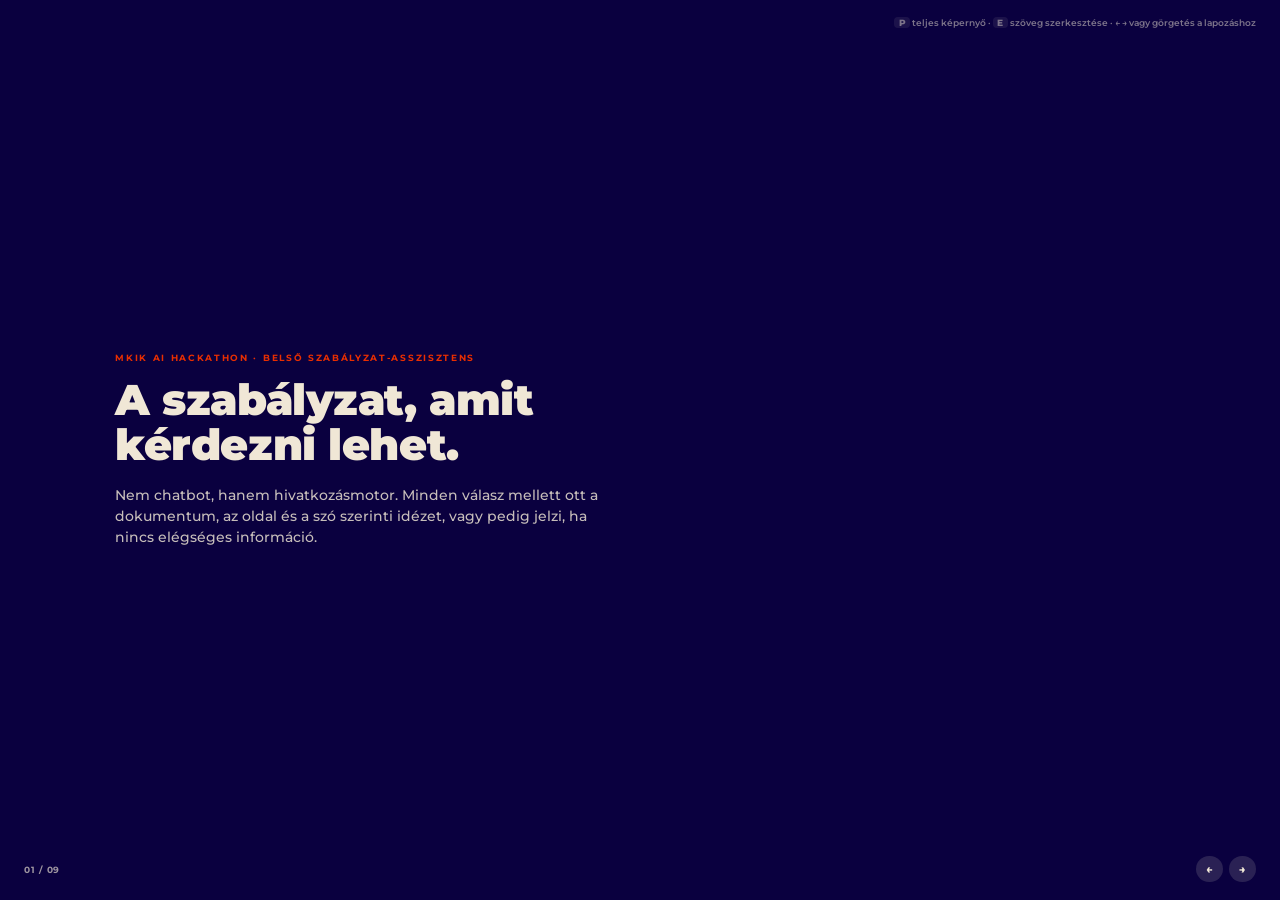
<file: docs/presentation/pitch-deck.html>
<!DOCTYPE html>
<html lang="hu"><head>
<meta charset="UTF-8">
<meta name="viewport" content="width=device-width, initial-scale=1.0">
<title>MKIK — Belső tudástár pitch</title>
<link rel="preconnect" href="https://fonts.googleapis.com">
<link rel="preconnect" href="https://fonts.gstatic.com" crossorigin="">
<link href="https://fonts.googleapis.com/css2?family=Montserrat:wght@400;500;600;700;800;900&amp;display=swap" rel="stylesheet" media="all" onload="this.media='all'">
<noscript><link href="https://fonts.googleapis.com/css2?family=Montserrat:wght@400;500;600;700;800;900&display=swap" rel="stylesheet"></noscript>
<style>
  :root {
    --cream: #F0E7D6;
    --indigo: #0A003F;
    --rust: #EA2E00;
    --ink: #2B2420;
    --card-bg: #FFFFFF;
  }

  * { box-sizing: border-box; margin: 0; padding: 0; }

  /* Responsive scale. 1rem is derived from whichever viewport axis is more
     constraining, so the deck holds its proportions on a 16:10 laptop panel,
     a 16:9 1080p projector, and a 4K display alike. Everything below is sized
     in rem, so the whole deck scales as one unit instead of drifting. */
  html {
    font-size: clamp(11px, min(0.8333vw, 1.4815vh), 32px);
  }

  html, body {
    height: 100%;
    font-family: 'Montserrat', -apple-system, BlinkMacSystemFont, 'Segoe UI', Roboto, Helvetica, Arial, sans-serif;
    color: var(--ink);
    -webkit-font-smoothing: antialiased;
  }

  #deck {
    height: 100vh;
    overflow-y: scroll;
    scroll-snap-type: y mandatory;
    scroll-behavior: smooth;
  }

  .slide {
    height: 100vh;
    width: 100vw;
    scroll-snap-align: start;
    scroll-snap-stop: always;
    display: flex;
    flex-direction: column;
    justify-content: center;
    padding: 7vh min(9vw, 14rem);
    position: relative;
    cursor: pointer;
  }

  /* Cream is the primary field; indigo is the deliberate dark-mode slide.
     Never use --rust as a light-slide background. */
  .slide[data-bg="cream"] { background: var(--cream); }
  .slide[data-bg="indigo"] { background: var(--indigo); }
  .slide[data-bg="indigo"] .title,
  .slide[data-bg="indigo"] .subtitle { color: var(--cream); }
  .slide[data-bg="indigo"] .subtitle { opacity: 0.82; }

  .kicker {
    font-weight: 700;
    letter-spacing: 0.18em;
    text-transform: uppercase;
    color: var(--rust);
    font-size: 0.85rem;
    margin-bottom: 1.25rem;
  }

  .title {
    font-weight: 900;
    font-size: 3.9rem;
    line-height: 1.05;
    letter-spacing: -0.01em;
    color: var(--ink);
    margin-bottom: 1.1rem;
    max-width: 18ch;
  }

  .subtitle {
    font-weight: 500;
    font-size: 1.28rem;
    color: var(--ink);
    opacity: 0.72;
    max-width: 54ch;
    line-height: 1.5;
  }

  .slide-title .subtitle { margin-top: 0.5rem; }

  /* ---------- Table of contents ---------- */
  .toc-list { list-style: none; margin-top: 2.2rem; max-width: 45rem; }
  .toc-item {
    display: flex; align-items: baseline; gap: 1.75rem;
    padding: 1.05rem 0;
    border-bottom: 1px solid rgba(43, 36, 32, 0.15);
    cursor: pointer;
  }
  .toc-item:first-child { border-top: 1px solid rgba(43, 36, 32, 0.15); }
  .slide[data-bg="indigo"] .toc-item { border-color: rgba(240,231,214,0.2); }
  .toc-num {
    font-weight: 900; color: var(--rust);
    font-size: 1.5rem; min-width: 2.4em;
  }
  .toc-label {
    font-weight: 700; font-size: 1.5rem;
    transition: color 0.15s ease;
  }
  .slide[data-bg="indigo"] .toc-label { color: var(--cream); }
  .toc-item:hover .toc-label { color: var(--rust); }

  /* ---------- Vertical 3-column card grid ---------- */
  .card-grid-vertical {
    display: grid; grid-template-columns: repeat(3, 1fr);
    gap: 2rem; margin-top: 2.2rem;
  }
  .card {
    background: var(--card-bg); border-radius: 22px;
    padding: 2.25rem 1.9rem;
    box-shadow: 0 14px 34px rgba(43, 36, 32, 0.10);
  }
  .card .num {
    font-weight: 900; font-size: 2rem;
    color: var(--rust); margin-bottom: 0.75rem;
  }
  .card h3 {
    font-weight: 800; font-size: 1.25rem;
    margin-bottom: 0.5rem; line-height: 1.2;
  }
  .card p {
    font-weight: 500; font-size: 1rem;
    opacity: 0.72; line-height: 1.45;
  }

  /* ---------- Horizontal stacked card grid ---------- */
  .card-grid-horizontal {
    display: flex; flex-direction: column;
    gap: 1.4rem; margin-top: 2.2rem; max-width: 56rem;
  }
  .card-h {
    background: var(--card-bg); border-radius: 18px;
    padding: 1.6rem 2.2rem;
    box-shadow: 0 12px 30px rgba(43, 36, 32, 0.09);
    display: flex; align-items: baseline; gap: 1.75rem;
  }
  .card-h .num {
    font-weight: 900; font-size: 2.4rem;
    color: var(--rust); min-width: 2.6em;
  }
  .card-h .body h3 { font-weight: 800; font-size: 1.25rem; margin-bottom: 0.25rem; }
  .card-h .body p { font-weight: 500; font-size: 1rem; opacity: 0.72; line-height: 1.45; }

  /* ---------- Closing ---------- */
  .cta-row { display: flex; align-items: center; gap: 0.85rem; margin-top: 1.75rem; }
  .cta-row .arrow { color: var(--rust); font-weight: 900; font-size: 1.4rem; }
  .cta-row .email { font-weight: 800; font-size: 1.5rem; color: var(--ink); }
  .slide[data-bg="indigo"] .cta-row .email { color: var(--cream); }

  /* ---------- Graph mark (optional brand motif) ---------- */
  .mark { margin-top: 2rem; }

  /* ---------- Chrome ---------- */
  .deck-chrome {
    position: fixed; inset: auto 0 0 0;
    display: flex; justify-content: space-between; align-items: center;
    padding: 0 2.2rem 1.6rem; pointer-events: none;
    font-weight: 700; font-size: 0.85rem; letter-spacing: 0.05em;
    color: var(--ink); z-index: 10; transition: color 0.2s ease;
  }
  body.dark-chrome .deck-chrome { color: var(--cream); }
  body.dark-chrome .nav-buttons button { background: rgba(240,231,214,0.14); color: var(--cream); }
  .counter { opacity: 0.65; pointer-events: auto; }
  .nav-buttons { display: flex; gap: 0.6rem; pointer-events: auto; }
  .nav-buttons button {
    font-family: inherit; font-weight: 800; font-size: 1rem;
    border: none; background: rgba(43, 36, 32, 0.08); color: var(--ink);
    width: 2.4rem; height: 2.4rem; border-radius: 50%; cursor: pointer;
  }
  .nav-buttons button:hover { background: rgba(43, 36, 32, 0.16); }

  .hint {
    position: fixed; top: 1.6rem; right: 2.2rem;
    font-size: 0.78rem; font-weight: 600; opacity: 0.5; z-index: 10;
    transition: opacity 0.3s ease, color 0.2s ease;
  }
  body.dark-chrome .hint { color: var(--cream); }
  .hint kbd { font-family: inherit; font-weight: 800; background: rgba(43, 36, 32, 0.1); border-radius: 4px; padding: 0.05rem 0.4rem; }
  body.dark-chrome .hint kbd { background: rgba(240,231,214,0.16); }
  body.is-fullscreen .hint { opacity: 0; pointer-events: none; }

  /* ---------- Edit mode (press E) ---------- */
  .edit-bar {
    position: fixed; top: 0; left: 0; right: 0; z-index: 40;
    display: none; align-items: center; justify-content: space-between;
    gap: 1rem; padding: 0.6rem 1.4rem;
    background: var(--rust); color: var(--cream);
    font-weight: 800; font-size: 0.82rem; letter-spacing: 0.08em;
    text-transform: uppercase;
  }
  body.edit-mode .edit-bar { display: flex; }
  body.edit-mode .hint { opacity: 0; pointer-events: none; }
  .edit-bar .edit-actions { display: flex; gap: 0.6rem; }
  .edit-bar button {
    font-family: inherit; font-weight: 800; font-size: 0.78rem;
    letter-spacing: 0.08em; text-transform: uppercase;
    border: none; border-radius: 999px; cursor: pointer;
    padding: 0.45rem 1.1rem;
    background: var(--cream); color: var(--rust);
  }
  .edit-bar button.ghost { background: rgba(240,231,214,0.2); color: var(--cream); }
  body.edit-mode .slide { cursor: text; }
  body.edit-mode [contenteditable] {
    outline: 1px dashed rgba(234, 46, 0, 0.5);
    outline-offset: 0.35rem; border-radius: 3px;
  }
  body.edit-mode[data-editing-dark="true"] [contenteditable] { outline-color: rgba(240,231,214,0.55); }
  body.edit-mode [contenteditable]:focus {
    outline: 2px solid var(--rust); background: rgba(234, 46, 0, 0.06);
  }

  /* ---------- Extensions (four-color-safe) ---------- */
  /* Quote slide */
  .quote-block { max-width: 40rem; margin-top: 1.6rem; }
  .quote-block .q {
    font-weight: 800; font-size: 2.3rem; line-height: 1.22;
    letter-spacing: -0.01em; border-left: 0.35rem solid var(--rust);
    padding-left: 1.4rem;
  }
  .quote-block .cite {
    font-weight: 700; font-size: 0.9rem; letter-spacing: 0.06em;
    text-transform: uppercase; color: var(--rust); margin-top: 1.1rem; padding-left: 1.75rem;
  }
  .lead-list { list-style: none; margin-top: 1.6rem; max-width: 46rem; display: flex; flex-direction: column; gap: 1.1rem; }
  .lead-list li { font-weight: 500; font-size: 1.12rem; line-height: 1.45; padding-left: 1.6rem; position: relative; }
  .lead-list li::before { content: ""; position: absolute; left: 0; top: 0.55em; width: 0.55rem; height: 0.55rem; background: var(--rust); border-radius: 50%; }
  .lead-list li b { font-weight: 800; }
  .slide[data-bg="indigo"] .lead-list li { color: var(--cream); }

  /* Two-column split */
  .split { display: grid; grid-template-columns: 1fr 1fr; gap: 2.5rem; margin-top: 1.8rem; align-items: start; }
  .split.wide-left { grid-template-columns: 1.15fr 0.85fr; }
  .col-h { font-weight: 800; font-size: 1.15rem; margin-bottom: 0.9rem; letter-spacing: 0.02em; }

  /* Browser demo mock — a card in disguise */
  .browser { background: var(--card-bg); border-radius: 16px; overflow: hidden; box-shadow: 0 14px 34px rgba(43,36,32,0.12); }
  .bbar { display: flex; align-items: center; gap: 0.4rem; padding: 0.7rem 0.9rem; background: #E7DDCB; }
  .bdot { width: 0.7rem; height: 0.7rem; border-radius: 50%; background: rgba(43,36,32,0.22); }
  .burl { margin-left: 0.6rem; flex: 1; background: var(--cream); border-radius: 6px; font-weight: 600; font-size: 0.72rem; color: rgba(43,36,32,0.6); padding: 0.35rem 0.7rem; }
  .bapp { padding: 1.1rem 1.2rem; display: flex; flex-direction: column; gap: 0.75rem; }
  .ent { align-self: flex-start; font-weight: 800; font-size: 0.72rem; color: var(--rust); border: 1.5px solid var(--rust); border-radius: 6px; padding: 0.3rem 0.7rem; letter-spacing: 0.04em; }
  .ask { background: var(--cream); border-radius: 8px; padding: 0.7rem 0.9rem; font-weight: 700; font-size: 0.92rem; line-height: 1.35; }
  .ans { border-radius: 8px; padding: 0.8rem 0.95rem; background: rgba(43,36,32,0.04); }
  .ans p { font-weight: 500; font-size: 0.86rem; line-height: 1.45; }
  .ans p b { font-weight: 800; }
  .src { margin-top: 0.7rem; border-top: 1px dashed rgba(43,36,32,0.25); padding-top: 0.6rem; }
  .src .sh { font-weight: 800; font-size: 0.66rem; letter-spacing: 0.08em; text-transform: uppercase; color: var(--rust); margin-bottom: 0.35rem; }
  .src .sq { font-weight: 600; font-style: italic; font-size: 0.78rem; color: rgba(43,36,32,0.7); border-left: 2px solid var(--rust); padding-left: 0.7rem; line-height: 1.35; }
  .src .sref { font-weight: 800; font-size: 0.72rem; color: var(--rust); margin-top: 0.45rem; }
  .ans.noc { background: rgba(234,46,0,0.06); }
  .ans.noc .flag { font-weight: 800; font-size: 0.68rem; letter-spacing: 0.06em; text-transform: uppercase; color: var(--rust); margin-bottom: 0.4rem; }
  .ans.noc .route { margin-top: 0.55rem; font-weight: 500; font-size: 0.82rem; line-height: 1.4; }
  .ans.noc .route b { font-weight: 800; color: var(--rust); }

  /* Veto boxes */
  .veto-row { display: grid; grid-template-columns: 1fr 1fr; gap: 1.4rem; margin-top: 1.5rem; }
  .veto { background: var(--card-bg); border-radius: 16px; padding: 1.3rem 1.5rem; box-shadow: 0 12px 30px rgba(43,36,32,0.09); }
  .veto .vh { font-weight: 800; font-size: 0.78rem; letter-spacing: 0.06em; text-transform: uppercase; color: var(--rust); margin-bottom: 0.55rem; }
  .veto p { font-weight: 500; font-size: 0.92rem; line-height: 1.45; }
  .veto p b { font-weight: 800; }

  /* Cost table */
  .cost-wrap { margin-top: 1.6rem; max-width: 58rem; }
  table.cost { width: 100%; border-collapse: collapse; background: var(--card-bg); border-radius: 16px; overflow: hidden; box-shadow: 0 14px 34px rgba(43,36,32,0.10); font-size: 1rem; }
  table.cost th, table.cost td { text-align: left; padding: 0.85rem 1.2rem; }
  table.cost thead th { font-weight: 800; font-size: 0.76rem; letter-spacing: 0.06em; text-transform: uppercase; color: rgba(43,36,32,0.6); border-bottom: 2px solid rgba(43,36,32,0.12); }
  table.cost thead th.hl { color: var(--rust); text-align: right; }
  table.cost tbody td { border-bottom: 1px solid rgba(43,36,32,0.09); font-weight: 500; }
  table.cost tbody td.v { text-align: right; font-weight: 800; }
  table.cost tbody td.v span { display: block; font-weight: 500; font-size: 0.72rem; color: rgba(43,36,32,0.55); }
  table.cost tr.total td { border-bottom: none; font-weight: 800; background: rgba(234,46,0,0.05); }
  table.cost tr.total td.v { color: var(--rust); font-size: 1.15rem; }
  .costnote { font-weight: 500; font-size: 0.82rem; color: rgba(43,36,32,0.62); line-height: 1.5; margin-top: 1rem; max-width: 58rem; }
  .costnote b { font-weight: 800; color: var(--ink); }

  /* Org chart */
  .org { margin-top: 1.6rem; display: flex; flex-direction: column; align-items: center; }
  .onode { background: var(--card-bg); border-radius: 12px; padding: 0.65rem 1.1rem; text-align: center; box-shadow: 0 10px 26px rgba(43,36,32,0.09); min-width: 12rem; }
  .onode .orole { font-weight: 800; font-size: 0.62rem; letter-spacing: 0.08em; text-transform: uppercase; color: var(--rust); }
  .onode .oname { font-weight: 800; font-size: 1rem; margin-top: 0.1rem; }
  .onode.top { background: var(--indigo); }
  .onode.top .orole { color: var(--rust); }
  .onode.top .oname { color: var(--cream); }
  .ostem { width: 3px; height: 1.3rem; background: var(--rust); }
  .orail { height: 3px; background: var(--rust); width: 60%; }
  .orow { display: flex; gap: 1.1rem; justify-content: center; flex-wrap: wrap; }

  /* Small caption under a slide */
  .footnote { font-weight: 600; font-size: 0.8rem; color: rgba(43,36,32,0.55); margin-top: 1.5rem; max-width: 60ch; line-height: 1.5; }
  .slide[data-bg="indigo"] .footnote { color: rgba(240,231,214,0.6); }

  /* Tighter title for content-dense slides */
  .title.sm { font-size: 2.9rem; margin-bottom: 0.7rem; }
  .title.xs { font-size: 2.3rem; margin-bottom: 0.6rem; }

  /* Narrow or very short windows: collapse multi-column groupings rather than
     letting cards overflow their rounded boxes. */
  @media (max-width: 820px) {
    .card-grid-vertical { grid-template-columns: 1fr; }
    .card-h { flex-direction: column; gap: 0.5rem; }
    .split, .split.wide-left, .veto-row { grid-template-columns: 1fr; }
  }
  @media (max-height: 520px) {
    .slide { padding: 5vh min(7vw, 10rem); }
    .card-grid-vertical { gap: 1rem; margin-top: 1.2rem; }
    .card { padding: 1.4rem 1.3rem; }
    .toc-item { padding: 0.7rem 0; }
  }
</style>
</head>
<body class="" style="overscroll-behavior-x: auto;">

<div id="deck">

  <!-- Slide 1: Title (dark hero) -->
  <section class="slide slide-title" data-bg="indigo" data-chrome="dark" id="slide-0">
    <p class="kicker">MKIK AI Hackathon · Belső szabályzat-asszisztens</p>
    <h1 class="title">A szabályzat, amit kérdezni lehet.</h1>
    <p class="subtitle">Nem chatbot, hanem hivatkozásmotor. Minden válasz mellett ott a dokumentum, az oldal és a szó szerinti idézet, vagy pedig jelzi, ha nincs elégséges információ.
</p>
  </section>

  <!-- Slide 2: Table of contents -->
  <section class="slide" data-bg="cream" id="slide-1">
    <p class="kicker">Tartalom</p>
    <h1 class="title">Amiről szó lesz</h1>
    <ul class="toc-list">
      <li class="toc-item no-nav" data-jump="2"><span class="toc-num">01</span><span class="toc-label">A probléma</span></li>
      <li class="toc-item no-nav" data-jump="3"><span class="toc-num">02</span><span class="toc-label">A megoldásunk — élő demó</span></li>
      <li class="toc-item no-nav" data-jump="4"><span class="toc-num">03</span><span class="toc-label">Saját ötletek — bővítés</span></li>
      <li class="toc-item no-nav" data-jump="5"><span class="toc-num">04</span><span class="toc-label">Kiindulás — a valós számok</span></li>
      <li class="toc-item no-nav" data-jump="6"><span class="toc-num">05</span><span class="toc-label">Skálázhatóság &amp; biztonság</span></li>
      <li class="toc-item no-nav" data-jump="7"><span class="toc-num">06</span><span class="toc-label">Ár — lokális vs. felhő</span></li>
      <li class="toc-item no-nav" data-jump="8"><span class="toc-num">07</span><span class="toc-label">Miért mi</span></li>
    </ul>
  </section>

  <!-- Slide 3: Problem (quote + list) -->
  <section class="slide" data-bg="cream" id="slide-2">
    <p class="kicker">01 · A probléma</p>
    <div class="split wide-left">
      <div class="quote-block">
        <p class="q">A munkatársak folyosói pletykákra hagyatkoznak — pedig van egy tök jó beszerzési szabályzat.</p>
        <p class="cite">— az MKIK informatikai vezetője, a helyszínen</p>
      </div>
      <ul class="lead-list">
        <li><b>Nem tudják, hogy létezik</b> a szabályzat — vagy tudják, de rosszul ismerik, főleg az értékhatároknál.</li>
        <li><b>2–3 óra keresgélés</b> jogász írta szövegben — vagy rosszul viszik végig a folyamatot, és <b>aláíráskor bukik ki</b>.</li>
        <li>A téves belső válasz <b>a kamara nevében megy tovább</b> a taghoz, hatósághoz — ezért kerül többe, mint a meg nem válaszolt kérdés.</li>
      </ul>
    </div>
  </section>

  <!-- Slide 4: Solution / live demo -->
  <section class="slide" data-bg="cream" id="slide-3">
    <p class="kicker">02 · A megoldásunk · élő demó</p>
    <h1 class="title xs">Működik — és ellenőrizhető</h1>
    <div class="split" style="margin-top:1.2rem;">
      <div class="browser">
        <div class="bbar"><span class="bdot"></span><span class="bdot"></span><span class="bdot"></span><span class="burl">localhost:5173/kerdes</span></div>
        <div class="bapp">
          <span class="ent">▾ Entitás: MKIK</span>
          <div class="ask">„10 db irodai asztalt vennék, nettó 1,2 M Ft-ért. Elég 3 ajánlat?"</div>
          <div class="ans">
            <p>Igen. 1 000 001 – 5 000 000 Ft között ez a <b>II. kategória</b>: legalább <b>3 írásbeli ajánlat</b> kötelező, jóváhagyó a <b>gazdasági vezető</b>.</p>
            <div class="src">
              <div class="sh">✓ Kódban ellenőrzött forrás</div>
              <p class="sq">„II. · 1 000 001 – 5 000 000 Ft · Legalább 3 írásbeli ajánlat · gazdasági vezető"</p>
              <p class="sref">Beszerzési Szabályzat · 10. § · 6. oldal</p>
            </div>
          </div>
        </div>
      </div>
      <div class="browser">
        <div class="bbar"><span class="bdot"></span><span class="bdot"></span><span class="bdot"></span><span class="burl">localhost:5173/kerdes</span></div>
        <div class="bapp">
          <span class="ent">▾ Entitás: MKIK</span>
          <div class="ask">„Hány nap szabadság jár a 3. gyerek után?"</div>
          <div class="ans noc">
            <div class="flag">◇ Erre nincs fedezet a dokumentumokban</div>
            <p>A beszerzési szabályzat nem rendelkezik szabadságról. Nem tippelek.</p>
            <p class="route">Ez a <b>HR / humánpolitikai terület</b> hatásköre — fordulj hozzájuk.</p>
          </div>
        </div>
      </div>
    </div>
    <div class="veto-row">
      <div class="veto">
        <div class="vh">⚠ Vétó 1 — entitás-szeparáció</div>
        <p>A válasz <b>csak az adott entitás dokumentumából</b> jöhet. 23 kamara egy rendszerben, keveredés nélkül: minden szövegrészlet entitás-címkét kap, a keresés eleve szűr.</p>
      </div>
      <div class="veto">
        <div class="vh">⚠ Vétó 2 — tippelés = kizárás</div>
        <p>A 3 ajánlat vs. nyílt közbeszerzés tévedés a <b>közbeszerzési érték tízszeresébe</b> kerülhet + sajtóbotrány. Ezért a hivatkozás nálunk <b>kódban visszaellenőrzött tény</b>.</p>
      </div>
    </div>
    <p class="footnote">A képek a futó rendszerből. A valódi demót élőben, a zsűri saját kérdésével futtatjuk.</p>
  </section>

  <!-- Slide 5: Own ideas -->
  <section class="slide" data-bg="cream" id="slide-4">
    <p class="kicker">03 · Saját ötleteink · a vezetőktől, beépítve · +10 pont</p>
    <h1 class="title xs">Amivel bővíthető</h1>
    <div class="split" style="margin-top:1rem;">
      <div>
        <p class="col-h" style="color:var(--rust);">„Kitől kérdezd" — szervezeti felelősség</p>
        <p style="font-weight:500;font-size:0.98rem;line-height:1.45;opacity:0.8;max-width:36ch;">Ha a kérdésre <b>nincs adatunk</b>, a rendszer nem csöndben elakad: a „nincs fedezet" mellé rögtön <b>a felelőshöz dob</b> — kihez fordulj. A szabályzat 7. §-ának valós szereplőivel.</p>
        <div class="org">
          <div class="onode top"><div class="orole">Jóváhagyó · IV. kat.</div><div class="oname">Elnökség</div></div>
          <div class="ostem"></div><div class="orail"></div><div class="ostem"></div>
          <div class="orow">
            <div class="onode"><div class="orole">III. kat.</div><div class="oname">Főtitkár</div></div>
            <div class="onode"><div class="orole">Fedezet · közbesz.</div><div class="oname">Gazdasági vezető</div></div>
            <div class="onode"><div class="orole">Lebonyolítás</div><div class="oname">Beszerzési felelős</div></div>
          </div>
        </div>
      </div>
      <div>
        <p class="col-h" style="color:var(--rust);">Kérdés-toplista</p>
        <p style="font-weight:500;font-size:0.98rem;line-height:1.45;opacity:0.8;max-width:36ch;margin-bottom:1rem;">Minden kérdést naplózunk: mit kérdeznek a legtöbben, és <b>mire nincs fedezet</b> — ez megmutatja, hol hiányos a szabályozás. Később <b>felhasználótípusonként egyedi</b>: az IT, a HR és a beszerzés más toplistát lát.</p>
        <div class="card" style="padding:1.4rem 1.5rem;">
          <ul class="lead-list" style="margin-top:0;gap:0.7rem;">
            <li>Elég 3 ajánlat, vagy közbeszerzés? <b style="color:var(--rust);">·142</b></li>
            <li>Ki hagyja jóvá az értékhatárt? <b style="color:var(--rust);">·118</b></li>
            <li>Szerződésminta? <b style="color:var(--rust);">◇ nincs fedezet ·37</b></li>
          </ul>
        </div>
        <p class="footnote" style="margin-top:1rem;">„Ha visszamérnénk, abból kijönne egy toplista." — az igényt maga a megrendelő mondta ki.</p>
      </div>
    </div>
  </section>

  <!-- Slide 6: Starting numbers -->
  <section class="slide" data-bg="indigo" data-chrome="dark" id="slide-5">
    <p class="kicker">04 · A három szempont · a kiindulás</p>
    <h1 class="title sm">A kamara nem demót vásárol, hanem évekig üzemeltetett rendszert.</h1>
    <div class="card-grid-vertical">
      <div class="card"><div class="num">23</div><h3>területi kamara</h3><p>Egy rendszer, entitásonként külön dokumentumkészlet. Legalább 12–13-nak semmilyen felhője nincs.</p></div>
      <div class="card"><div class="num">70–80</div><h3>kérdés / nap</h3><p>Közösen belőtt szám. IT-hez 1–2, beszerzéshez 8–10, igazgatóságonként ~5. Akár 150-ig.</p></div>
      <div class="card"><div class="num">&lt;1 GB</div><h3>összes adat</h3><p>A skála nem a dokumentumszám — a valódi szorzó a 23 önálló kamara replikálása.</p></div>
    </div>
    <p class="footnote">Forrás: helyszíni egyeztetés az informatikai és beszerzési igazgatóval. A következő diák ezekből számolnak.</p>
  </section>

  <!-- Slide 8: Scalability & security -->
  <section class="slide" data-bg="cream" id="slide-6">
    <p class="kicker">05 · Skálázhatóság &amp; biztonság · súly 15%</p>
    <h1 class="title xs">A valódi szorzó nem a dokumentum — a 23 kamara</h1>
    <div class="split" style="margin-top:1rem;">
      <div>
        <p class="col-h">×10 mennyiségnél</p>
        <ul class="lead-list" style="margin-top:0.4rem;">
          <li><b>Változatlan:</b> az architektúra. &lt;1 GB → &lt;10 GB meg sem kottyan.</li>
          <li><b>Lineáris:</b> az LLM-költség a kérdésszámmal.</li>
          <li><b>A valódi feladat:</b> 23 telepítés → <b>tenant-mező + csomagolt Linux VM</b>. „Emeld be a virtualizációba."</li>
        </ul>
      </div>
      <div>
        <p class="col-h">Biztonság — köztestületnél alap</p>
        <div class="card" style="padding:1.3rem 1.5rem;">
          <ul class="lead-list" style="margin-top:0;gap:0.65rem;">
            <li><b>Entitás-izoláció</b> — egy kamara adata nem szivárog a másikba.</li>
            <li><b>Lokális embedding</b> — a dokumentum fel sem dolgozáskor nem hagyja el a gépet.</li>
            <li><b>EU-s, GDPR-konform tároló</b> felhős opciónál, a havidíjban.</li>
            <li><b>Teljes lokális mód</b> is adható, minőségi kompromisszummal.</li>
          </ul>
        </div>
      </div>
    </div>
  </section>

  <!-- Slide 9: Cost -->
  <section class="slide" data-bg="cream" id="slide-7">
    <p class="kicker">06 · Ár · súly 15% · kiszámolva</p>
    <h1 class="title xs">Aki azt mondja „olcsó", nem számolta ki - mi igen</h1>
    <div class="cost-wrap">
      <table class="cost">
        <thead>
          <tr><th>Tétel · 75 kérdés/nap × 21 nap ≈ 1 600 kérdés/hó</th><th class="hl">Lokális LLM</th><th class="hl">Felhő (prémium API, EU)</th></tr>
        </thead>
        <tbody>
          <tr><td>1 kérdés megválaszolása</td><td class="v">~1–3 Ft*</td><td class="v">~5–12 Ft</td></tr>
          <tr><td>Egyszeri beüzemelés</td><td class="v">~40–80 e Ft<span>helyi modell + betöltés</span></td><td class="v">~15–30 e Ft<span>felhő beállítás + betöltés</span></td></tr>
          <tr><td>Infra / hó (1 entitás)</td><td class="v">~8–15 e Ft<span>VPS + helyi modell</span></td><td class="v">~3–6 e Ft<span>EU tároló + futtatás</span></td></tr>
          <tr class="total"><td>Havi üzemeltetés / kamara</td><td class="v">~8–15 e Ft</td><td class="v">~11–26 e Ft<span>infra + LLM</span></td></tr>
        </tbody>
      </table>
    </div>
    <p class="costnote">*Lokálisnál a per-kérdés díj minimális (áram/erőforrás), a fő tétel a fix infra; a <b>töréspont ~150+ kérdés/nap</b>. Felhőnél a havi LLM-költség ~8–20 e Ft (1 600 kérdésre) az infrán felül. Megtérülés: kérdésenként fél–két óra megspórolt keresés → <b>havi több száz munkaóra</b>. Faragható: gyengébb helyi modell vagy olcsóbb API — a válaszminőség rovására.</p>
  </section>

  <!-- Slide 10: Closing -->
  <section class="slide" data-bg="indigo" data-chrome="dark" id="slide-8">
    <p class="kicker">07 · Miért mi</p>
    <h1 class="title sm">A miénk inkább azt mondja: „nem tudom" — és megmondja, kihez fordulj.</h1>
    <div class="cta-row">
      <span class="arrow">→</span>
      <span class="email">„Kuka az egész, ha tippel." — ezért nem tippel.</span>
    </div>
    <div class="mark">
      <svg width="160" height="70" viewBox="0 0 240 150" aria-hidden="true">
        <line x1="50" y1="45" x2="50" y2="105" stroke="#EA2E00" stroke-width="4" stroke-linecap="round"></line>
        <line x1="50" y1="105" x2="120" y2="45" stroke="#EA2E00" stroke-width="4" stroke-linecap="round"></line>
        <line x1="120" y1="45" x2="120" y2="105" stroke="#EA2E00" stroke-width="4" stroke-linecap="round"></line>
        <line x1="120" y1="45" x2="190" y2="105" stroke="#EA2E00" stroke-width="4" stroke-linecap="round"></line>
        <line x1="190" y1="45" x2="120" y2="105" stroke="#EA2E00" stroke-width="4" stroke-linecap="round"></line>
        <line x1="190" y1="45" x2="190" y2="105" stroke="#EA2E00" stroke-width="4" stroke-linecap="round"></line>
        <circle cx="50" cy="45" r="14" fill="#EA2E00"></circle>
        <circle cx="120" cy="45" r="14" fill="#EA2E00"></circle>
        <circle cx="190" cy="45" r="14" fill="#EA2E00"></circle>
        <circle cx="50" cy="105" r="14" fill="#F0E7D6"></circle>
        <circle cx="120" cy="105" r="14" fill="#F0E7D6"></circle>
        <circle cx="190" cy="105" r="14" fill="#F0E7D6"></circle>
      </svg>
    </div>
  </section>

</div>

<div class="edit-bar">
  <span>Edit mode · click any text to change it</span>
  <span class="edit-actions">
    <button id="exportBtn">Export edited copy</button>
    <button id="exitEditBtn" class="ghost">Done (Esc)</button>
  </span>
</div>

<div class="hint"><kbd>P</kbd> teljes képernyő · <kbd>E</kbd> szöveg szerkesztése · ← → vagy görgetés a lapozáshoz</div>

<div class="deck-chrome">
  <span class="counter" id="counter">03 / 09</span>
  <div class="nav-buttons">
    <button id="prevBtn" aria-label="Previous slide">←</button>
    <button id="nextBtn" aria-label="Next slide">→</button>
  </div>
</div>

<script>
  const slides = Array.from(document.querySelectorAll('.slide'));
  const counter = document.getElementById('counter');
  let current = 0;

  function pad(n) { return String(n).padStart(2, '0'); }
  function updateCounter() { counter.textContent = pad(current + 1) + ' / ' + pad(slides.length); }
  function updateChrome() {
    const dark = slides[current].getAttribute('data-chrome') === 'dark';
    document.body.classList.toggle('dark-chrome', dark);
    document.body.setAttribute('data-editing-dark', String(dark));
  }
  function goTo(i) {
    if (i < 0) i = 0;
    if (i >= slides.length) i = slides.length - 1;
    current = i;
    slides[i].scrollIntoView({ behavior: 'smooth', block: 'start' });
    updateCounter(); updateChrome();
  }
  function next() { goTo(current + 1); }
  function prev() { goTo(current - 1); }

  /* ---------- Edit mode ---------- */
  const EDITABLE = [
    '.kicker', '.title', '.subtitle',
    '.toc-num', '.toc-label',
    '.card .num', '.card h3', '.card p',
    '.card-h .num', '.card-h .body h3', '.card-h .body p',
    '.cta-row .email'
  ].join(', ');

  let editing = false;

  function setEdit(on) {
    editing = on;
    document.body.classList.toggle('edit-mode', on);
    document.querySelectorAll(EDITABLE).forEach((el) => {
      if (on) el.setAttribute('contenteditable', 'plaintext-only');
      else el.removeAttribute('contenteditable');
    });
    if (!on) document.querySelectorAll('[contenteditable]').forEach((el) => el.removeAttribute('contenteditable'));
    updateChrome();
  }

  /* Paste as plain text so pasted rich text can't smuggle in foreign fonts or
     colors and break the brand system. */
  document.addEventListener('paste', (e) => {
    if (!editing || !e.target.isContentEditable) return;
    e.preventDefault();
    const text = (e.clipboardData || window.clipboardData).getData('text/plain');
    document.execCommand('insertText', false, text);
  });

  function exportDeck() {
    const wasEditing = editing;
    setEdit(false);
    const clone = document.documentElement.cloneNode(true);
    clone.querySelectorAll('[contenteditable]').forEach((el) => el.removeAttribute('contenteditable'));
    const cbody = clone.querySelector('body');
    cbody.classList.remove('edit-mode', 'is-fullscreen', 'dark-chrome');
    cbody.removeAttribute('data-editing-dark');
    const html = '<!DOCTYPE html>\n' + clone.outerHTML;
    const blob = new Blob([html], { type: 'text/html;charset=utf-8' });
    const url = URL.createObjectURL(blob);
    const a = document.createElement('a');
    a.href = url;
    a.download = (document.title || 'deck').trim().replace(/[^\w\-]+/g, '-').replace(/^-+|-+$/g, '').toLowerCase() + '.html';
    document.body.appendChild(a);
    a.click();
    a.remove();
    setTimeout(() => URL.revokeObjectURL(url), 2000);
    if (wasEditing) setEdit(true);
  }

  document.getElementById('exportBtn').addEventListener('click', (e) => { e.stopPropagation(); exportDeck(); });
  document.getElementById('exitEditBtn').addEventListener('click', (e) => { e.stopPropagation(); setEdit(false); });

  document.getElementById('nextBtn').addEventListener('click', (e) => { e.stopPropagation(); next(); });
  document.getElementById('prevBtn').addEventListener('click', (e) => { e.stopPropagation(); prev(); });

  slides.forEach((slide) => {
    slide.addEventListener('click', (e) => {
      if (editing) return;
      const navEl = e.target.closest('.no-nav');
      if (navEl) {
        const jump = navEl.getAttribute('data-jump');
        if (jump !== null) goTo(parseInt(jump, 10));
        return;
      }
      const rect = slide.getBoundingClientRect();
      const x = e.clientX - rect.left;
      if (x < rect.width * 0.22) prev(); else next();
    });
  });

  document.addEventListener('keydown', (e) => {
    /* Cmd/Ctrl+S exports, in or out of edit mode. */
    if ((e.metaKey || e.ctrlKey) && e.key.toLowerCase() === 's') { e.preventDefault(); exportDeck(); return; }

    /* While editing, the keyboard belongs to the text: arrows move the caret,
       letters type. Only Escape is reserved, to leave edit mode. */
    if (editing) {
      if (e.key === 'Escape') { e.preventDefault(); setEdit(false); }
      return;
    }
    if (e.metaKey || e.ctrlKey || e.altKey) return;

    if (['ArrowRight', 'ArrowDown', 'PageDown', ' '].includes(e.key)) { e.preventDefault(); next(); }
    else if (['ArrowLeft', 'ArrowUp', 'PageUp'].includes(e.key)) { e.preventDefault(); prev(); }
    else if (e.key.toLowerCase() === 'p') { e.preventDefault(); toggleFullscreen(); }
    else if (e.key.toLowerCase() === 'e') { e.preventDefault(); setEdit(true); }
  });

  function toggleFullscreen() {
    if (!document.fullscreenElement) document.documentElement.requestFullscreen().catch(() => {});
    else document.exitFullscreen();
  }
  document.addEventListener('fullscreenchange', () => {
    document.body.classList.toggle('is-fullscreen', !!document.fullscreenElement);
  });

  const observer = new IntersectionObserver((entries) => {
    entries.forEach((entry) => {
      if (entry.isIntersecting && entry.intersectionRatio > 0.6) {
        current = slides.indexOf(entry.target);
        updateCounter(); updateChrome();
      }
    });
  }, { threshold: [0.6] });
  slides.forEach((s) => observer.observe(s));

  updateCounter(); updateChrome();
</script>



</body></html>
</file>
